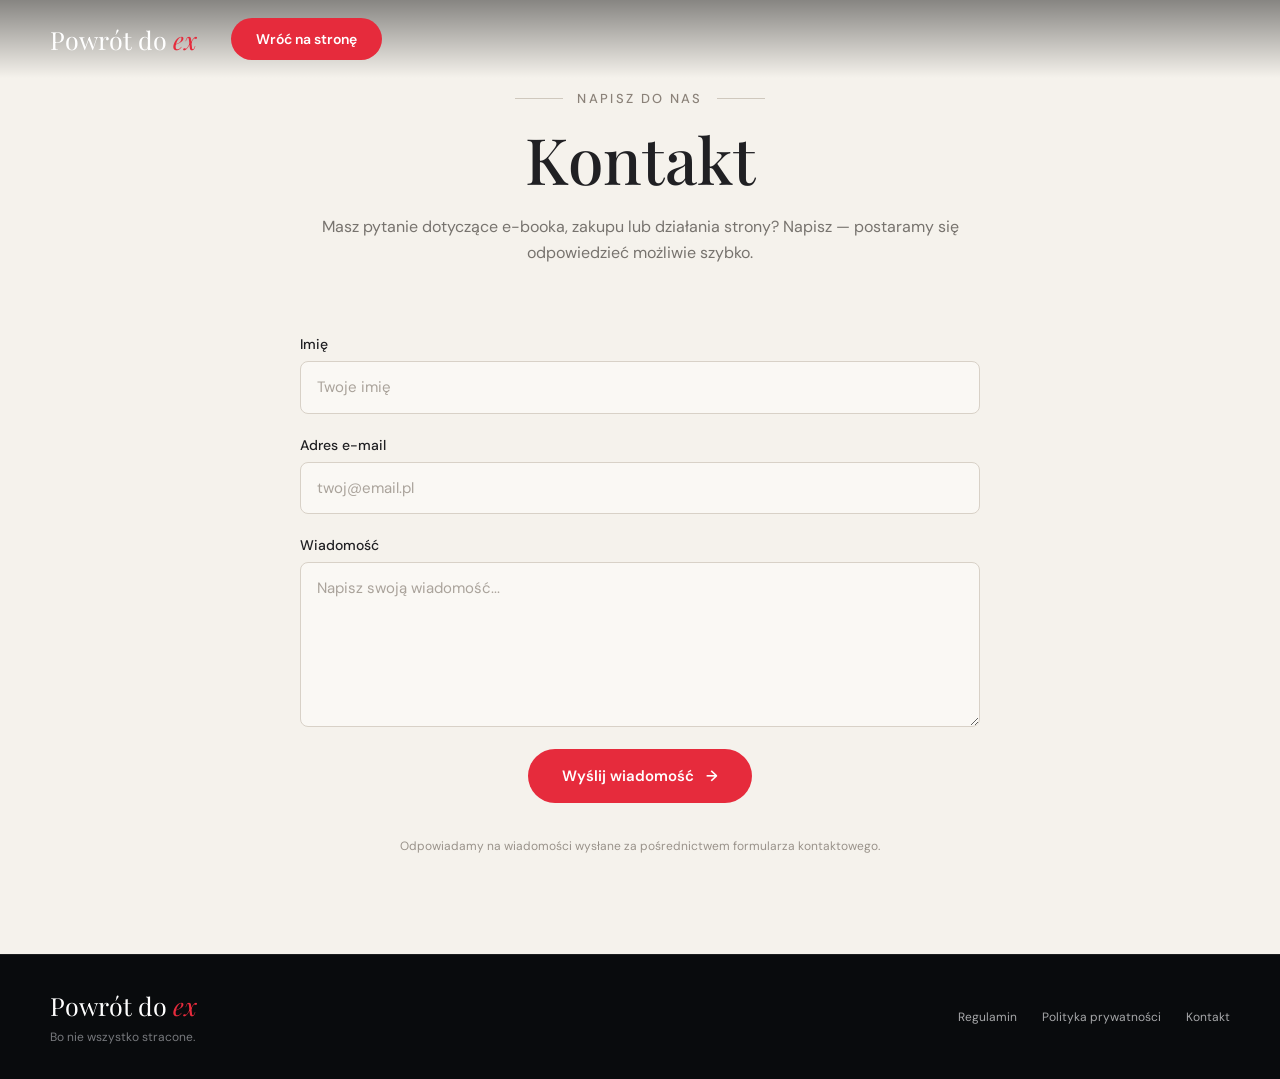
<file: kontakt.html>
<!doctype html>
<html lang="pl">
  <head>
    <meta charset="UTF-8" />
    <meta name="viewport" content="width=device-width, initial-scale=1.0" />

    <meta
      name="description"
      content="Kontakt — Powrót do ex."
    />

    <title>Kontakt — Powrót do ex</title>

    <!-- GOOGLE FONTS -->
    <link rel="preconnect" href="https://fonts.googleapis.com" />
    <link
      rel="preconnect"
      href="https://fonts.gstatic.com"
      crossorigin
    />

    <link
      href="https://fonts.googleapis.com/css2?family=DM+Sans:wght@400;500;600;700&family=Playfair+Display:wght@500;600&display=swap"
      rel="stylesheet"
    />

    <!-- CSS -->
    <link rel="stylesheet" href="css/style.css" />
    <link rel="stylesheet" href="css/legal.css" />
  </head>

  <body>

    <!-- =========================================
         HEADER
         ========================================= -->

    <header class="site-header">
      <div class="container nav">

        <a
          class="logo"
          href="index.html"
          aria-label="Powrót do ex — strona główna"
        >
          Powrót do <span>ex</span>
        </a>

        <a
          class="button button-small"
          href="index.html"
        >
          Wróć na stronę
        </a>

      </div>
    </header>


    <!-- =========================================
         MAIN
         ========================================= -->

    <main class="legal-page">

      <div class="container legal-container">

        <!-- EYEBROW -->

        <p class="eyebrow dark">
          NAPISZ DO NAS
        </p>


        <!-- TITLE -->

        <h1>
          Kontakt
        </h1>


        <!-- INTRO -->

        <p class="legal-intro">
          Masz pytanie dotyczące e-booka, zakupu lub działania strony?
          Napisz — postaramy się odpowiedzieć możliwie szybko.
        </p>


        <!-- =========================================
             KOMUNIKAT PO WYSŁANIU
             ========================================= -->

        <div
          id="form-message"
          class="form-message"
          role="status"
          aria-live="polite"
          hidden
        ></div>


        <!-- =========================================
             FORMULARZ
             ========================================= -->

        <section class="contact-section">

          <form
            class="contact-form"
            action="send.php"
            method="POST"
            novalidate
          >

            <!-- =====================================
                 TIMESTAMP ANTYBOTOWY
                 ===================================== -->

            <input
              type="hidden"
              name="form_time"
              id="form-time"
            />


            <!-- =====================================
                 HONEYPOT ANTYSPAM
                 ===================================== -->

            <div
              class="honeypot"
              aria-hidden="true"
            >

              <label for="website">
                Nie wypełniaj tego pola
              </label>

              <input
                type="text"
                id="website"
                name="website"
                tabindex="-1"
                autocomplete="off"
              />

            </div>


            <!-- =====================================
                 IMIĘ
                 ===================================== -->

            <div class="form-group">

              <label for="name">
                Imię
              </label>

              <input
                type="text"
                id="name"
                name="name"
                placeholder="Twoje imię"
                autocomplete="name"
                minlength="2"
                maxlength="40"
                pattern="[\p{L}]+(?:[ '\-][\p{L}]+)*"
                required
              />

            </div>


            <!-- =====================================
                 E-MAIL
                 ===================================== -->

            <div class="form-group">

              <label for="email">
                Adres e-mail
              </label>

              <input
                type="email"
                id="email"
                name="email"
                placeholder="twoj@email.pl"
                autocomplete="email"
                maxlength="254"
                required
              />

            </div>


            <!-- =====================================
                 WIADOMOŚĆ
                 ===================================== -->

            <div class="form-group">

              <label for="message">
                Wiadomość
              </label>

              <textarea
                id="message"
                name="message"
                rows="6"
                minlength="10"
                maxlength="3000"
                placeholder="Napisz swoją wiadomość..."
                required
              ></textarea>

            </div>


            <!-- =====================================
                 PRZYCISK
                 ===================================== -->

            <button
              type="submit"
              class="button"
            >
              Wyślij wiadomość
              <span aria-hidden="true">→</span>
            </button>

          </form>

        </section>


        <!-- =========================================
             INFO
             ========================================= -->

        <p class="legal-date">
          Odpowiadamy na wiadomości wysłane za pośrednictwem
          formularza kontaktowego.
        </p>

      </div>

    </main>


    <!-- =========================================
         FOOTER
         ========================================= -->

    <footer class="site-footer">

      <div class="container footer-inner">

        <div>

          <a
            class="logo"
            href="index.html"
          >
            Powrót do <span>ex</span>
          </a>

          <p>
            Bo nie wszystko stracone.
          </p>

        </div>


        <div class="footer-links">

          <a href="regulamin.html">
            Regulamin
          </a>

          <a href="polityka-prywatnosci.html">
            Polityka prywatności
          </a>

          <a href="kontakt.html">
            Kontakt
          </a>

        </div>

      </div>

    </footer>


    <!-- =========================================
         JAVASCRIPT
         ========================================= -->

    <script src="js/contact.js"></script>

  </body>
</html>
</file>
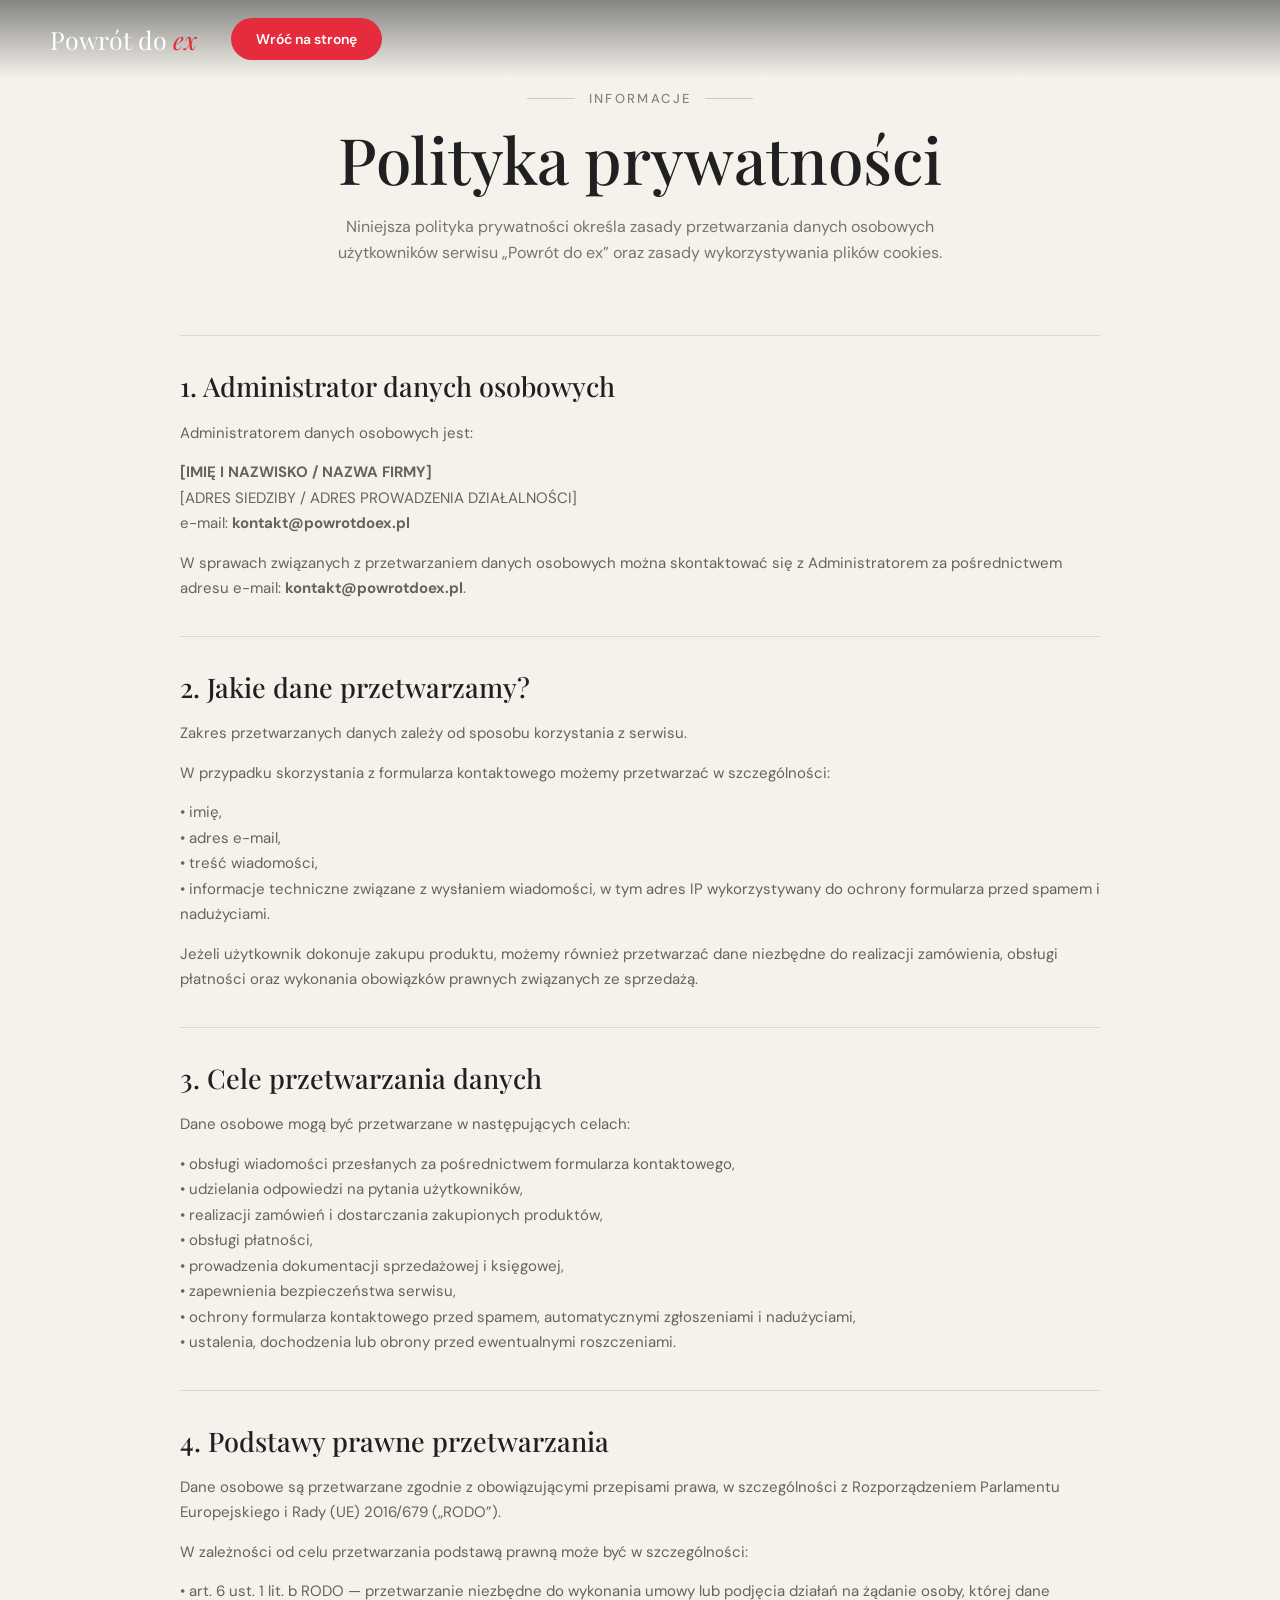
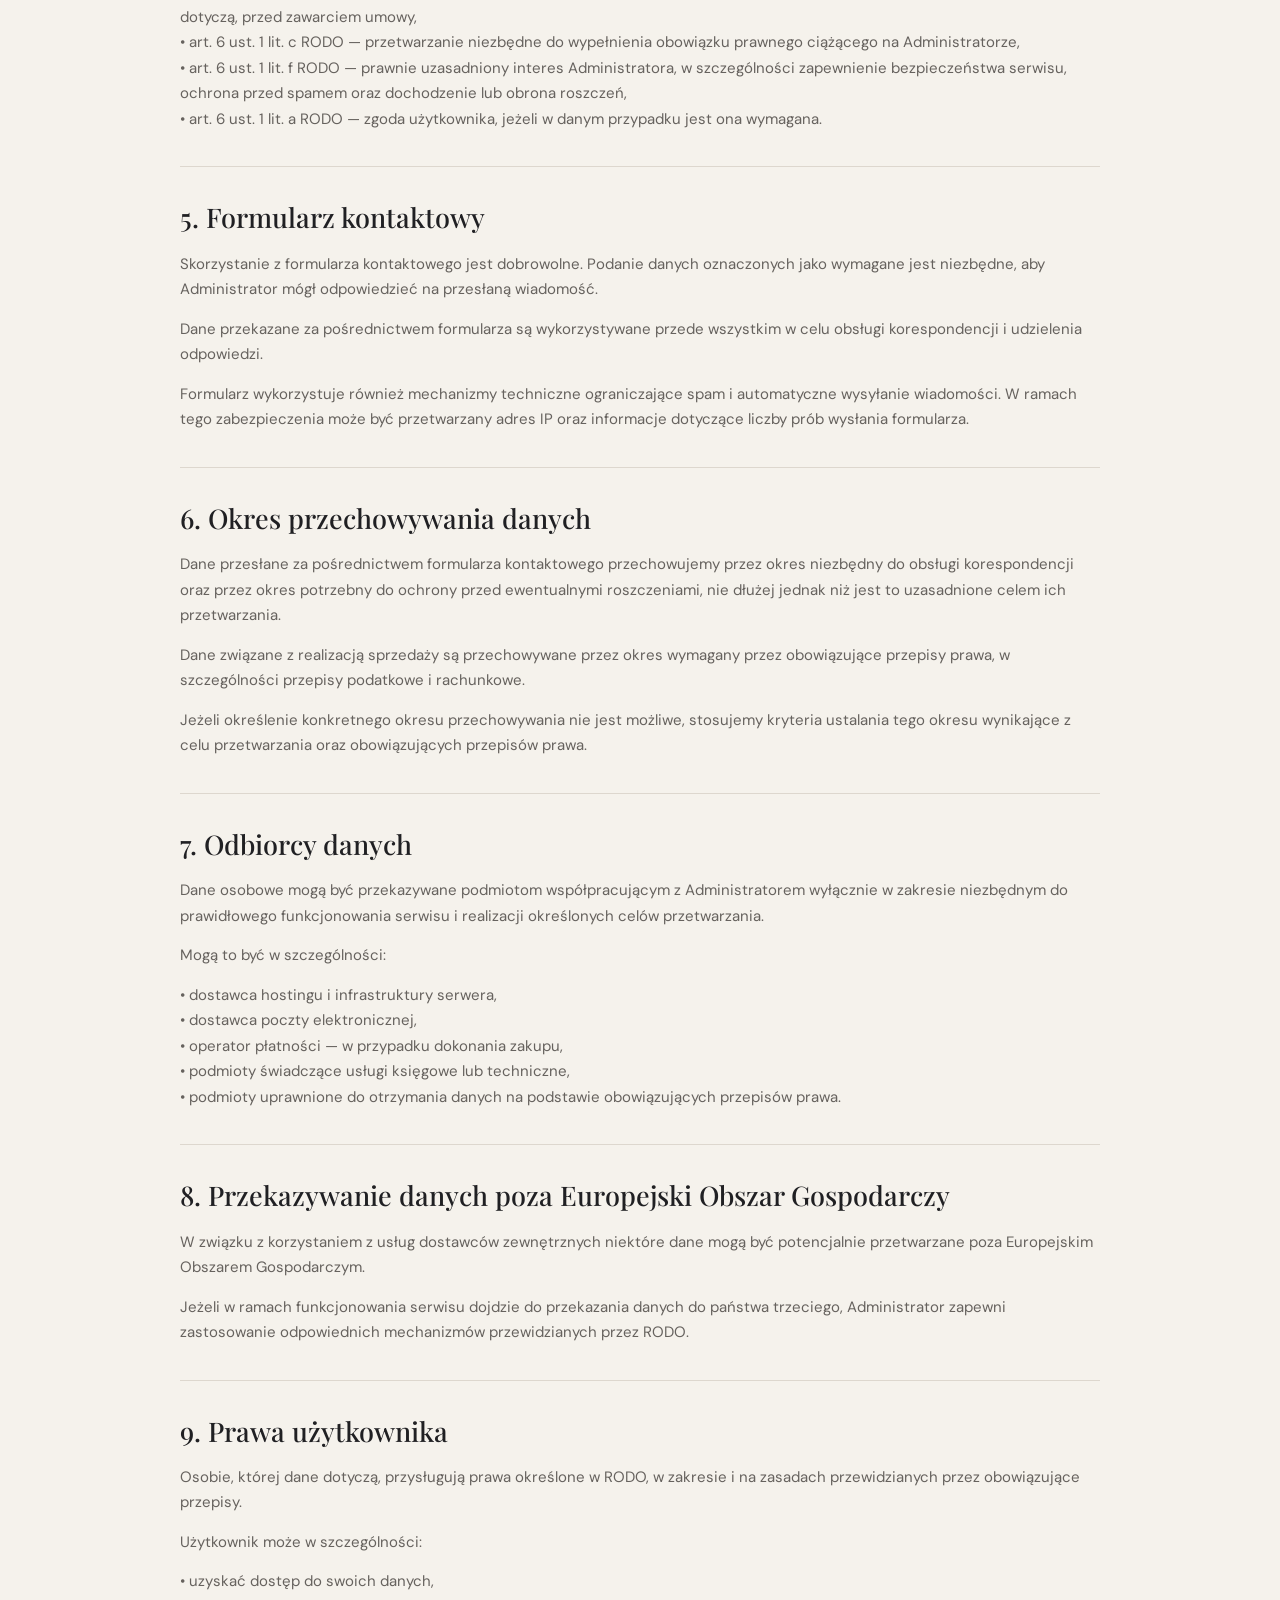
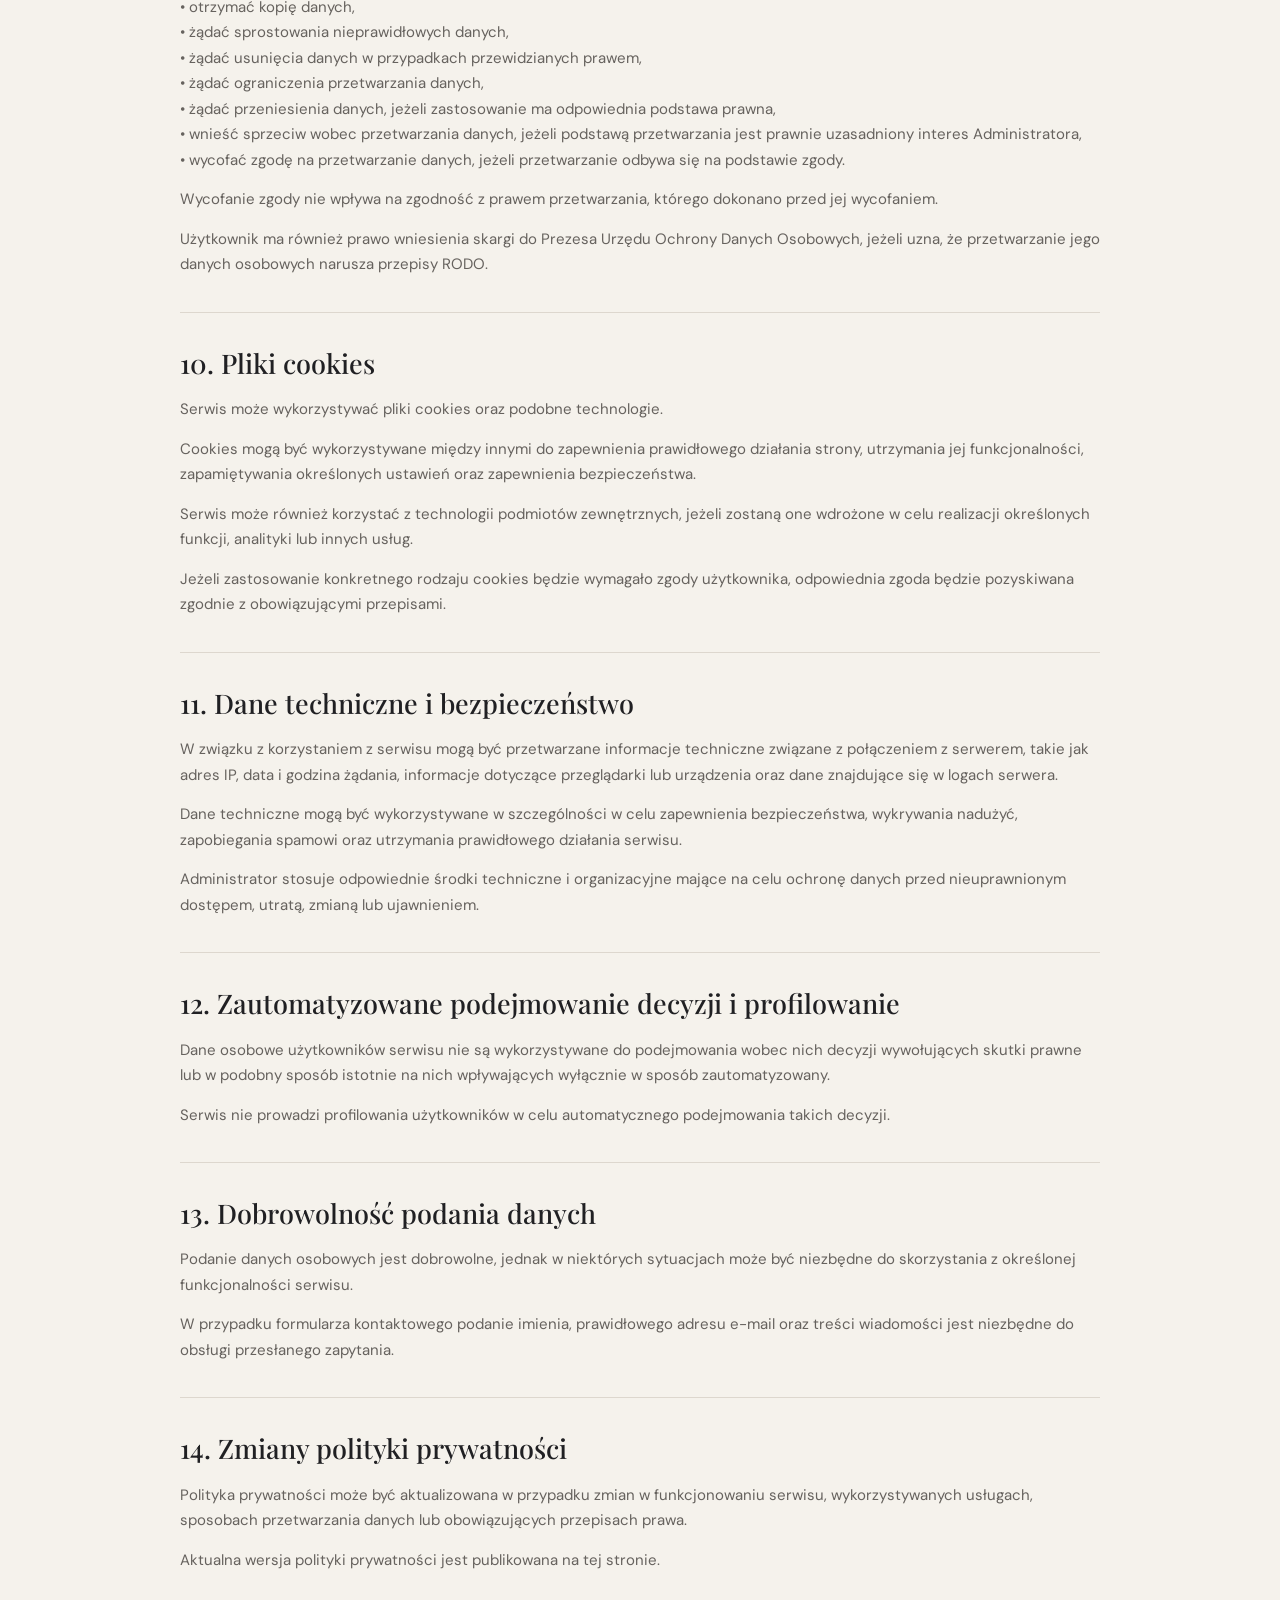
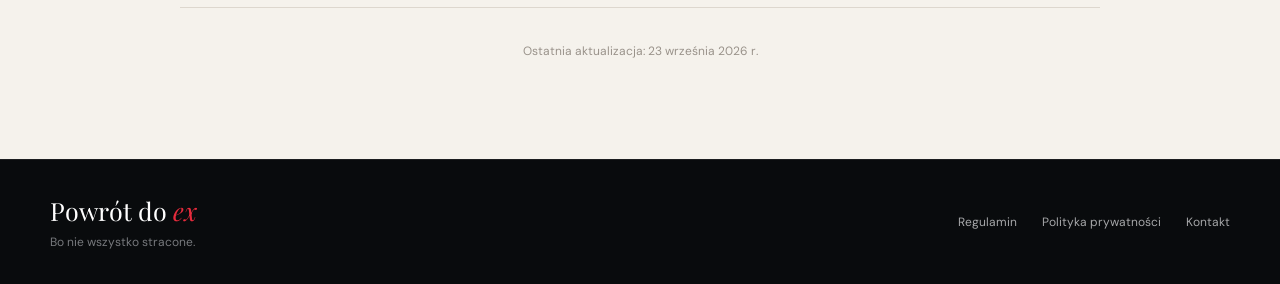
<file: polityka-prywatnosci.html>
<!doctype html>
<html lang="pl">
  <head>
    <meta charset="UTF-8" />
    <meta name="viewport" content="width=device-width, initial-scale=1.0" />

    <meta
      name="description"
      content="Polityka prywatności serwisu Powrót do ex — informacje o przetwarzaniu danych osobowych, formularzu kontaktowym i plikach cookies."
    />

    <meta name="robots" content="index, follow" />

    <title>Polityka prywatności — Powrót do ex</title>

    <link rel="preconnect" href="https://fonts.googleapis.com" />
    <link rel="preconnect" href="https://fonts.gstatic.com" crossorigin />

    <link
      href="https://fonts.googleapis.com/css2?family=DM+Sans:wght@400;500;600;700&family=Playfair+Display:wght@500;600&display=swap"
      rel="stylesheet"
    />

    <link rel="stylesheet" href="css/style.css" />
    <link rel="stylesheet" href="css/legal.css" />
  </head>

  <body>

    <header class="site-header">
      <div class="container nav">

        <a
          class="logo"
          href="index.html"
          aria-label="Powrót do ex — strona główna"
        >
          Powrót do <span>ex</span>
        </a>

        <a
          class="button button-small"
          href="index.html"
          aria-label="Wróć na stronę główną"
        >
          Wróć na stronę
        </a>

      </div>
    </header>


    <main class="legal-page">

      <div class="container legal-container">

        <p class="eyebrow dark">INFORMACJE</p>

        <h1>Polityka prywatności</h1>

        <p class="legal-intro">
          Niniejsza polityka prywatności określa zasady przetwarzania
          danych osobowych użytkowników serwisu „Powrót do ex”
          oraz zasady wykorzystywania plików cookies.
        </p>


        <!-- 1 -->

        <section class="legal-section">

          <h2>1. Administrator danych osobowych</h2>

          <p>
            Administratorem danych osobowych jest:
          </p>

          <p>
            <strong>[IMIĘ I NAZWISKO / NAZWA FIRMY]</strong><br />
            [ADRES SIEDZIBY / ADRES PROWADZENIA DZIAŁALNOŚCI]<br />
            e-mail:
            <strong>kontakt@powrotdoex.pl</strong>
          </p>

          <p>
            W sprawach związanych z przetwarzaniem danych osobowych
            można skontaktować się z Administratorem za pośrednictwem
            adresu e-mail:
            <strong>kontakt@powrotdoex.pl</strong>.
          </p>

        </section>


        <!-- 2 -->

        <section class="legal-section">

          <h2>2. Jakie dane przetwarzamy?</h2>

          <p>
            Zakres przetwarzanych danych zależy od sposobu korzystania
            z serwisu.
          </p>

          <p>
            W przypadku skorzystania z formularza kontaktowego możemy
            przetwarzać w szczególności:
          </p>

          <p>
            • imię,<br />
            • adres e-mail,<br />
            • treść wiadomości,<br />
            • informacje techniczne związane z wysłaniem wiadomości,
            w tym adres IP wykorzystywany do ochrony formularza
            przed spamem i nadużyciami.
          </p>

          <p>
            Jeżeli użytkownik dokonuje zakupu produktu, możemy również
            przetwarzać dane niezbędne do realizacji zamówienia,
            obsługi płatności oraz wykonania obowiązków prawnych
            związanych ze sprzedażą.
          </p>

        </section>


        <!-- 3 -->

        <section class="legal-section">

          <h2>3. Cele przetwarzania danych</h2>

          <p>
            Dane osobowe mogą być przetwarzane w następujących celach:
          </p>

          <p>
            • obsługi wiadomości przesłanych za pośrednictwem
            formularza kontaktowego,<br />
            • udzielania odpowiedzi na pytania użytkowników,<br />
            • realizacji zamówień i dostarczania zakupionych produktów,<br />
            • obsługi płatności,<br />
            • prowadzenia dokumentacji sprzedażowej i księgowej,<br />
            • zapewnienia bezpieczeństwa serwisu,<br />
            • ochrony formularza kontaktowego przed spamem,
            automatycznymi zgłoszeniami i nadużyciami,<br />
            • ustalenia, dochodzenia lub obrony przed ewentualnymi
            roszczeniami.
          </p>

        </section>


        <!-- 4 -->

        <section class="legal-section">

          <h2>4. Podstawy prawne przetwarzania</h2>

          <p>
            Dane osobowe są przetwarzane zgodnie z obowiązującymi
            przepisami prawa, w szczególności z Rozporządzeniem
            Parlamentu Europejskiego i Rady (UE) 2016/679
            („RODO”).
          </p>

          <p>
            W zależności od celu przetwarzania podstawą prawną może być
            w szczególności:
          </p>

          <p>
            • art. 6 ust. 1 lit. b RODO — przetwarzanie niezbędne
            do wykonania umowy lub podjęcia działań na żądanie osoby,
            której dane dotyczą, przed zawarciem umowy,<br />
            • art. 6 ust. 1 lit. c RODO — przetwarzanie niezbędne
            do wypełnienia obowiązku prawnego ciążącego na Administratorze,<br />
            • art. 6 ust. 1 lit. f RODO — prawnie uzasadniony interes
            Administratora, w szczególności zapewnienie bezpieczeństwa
            serwisu, ochrona przed spamem oraz dochodzenie lub obrona
            roszczeń,<br />
            • art. 6 ust. 1 lit. a RODO — zgoda użytkownika,
            jeżeli w danym przypadku jest ona wymagana.
          </p>

        </section>


        <!-- 5 -->

        <section class="legal-section">

          <h2>5. Formularz kontaktowy</h2>

          <p>
            Skorzystanie z formularza kontaktowego jest dobrowolne.
            Podanie danych oznaczonych jako wymagane jest niezbędne,
            aby Administrator mógł odpowiedzieć na przesłaną wiadomość.
          </p>

          <p>
            Dane przekazane za pośrednictwem formularza są wykorzystywane
            przede wszystkim w celu obsługi korespondencji i udzielenia
            odpowiedzi.
          </p>

          <p>
            Formularz wykorzystuje również mechanizmy techniczne
            ograniczające spam i automatyczne wysyłanie wiadomości.
            W ramach tego zabezpieczenia może być przetwarzany adres IP
            oraz informacje dotyczące liczby prób wysłania formularza.
          </p>

        </section>


        <!-- 6 -->

        <section class="legal-section">

          <h2>6. Okres przechowywania danych</h2>

          <p>
            Dane przesłane za pośrednictwem formularza kontaktowego
            przechowujemy przez okres niezbędny do obsługi korespondencji
            oraz przez okres potrzebny do ochrony przed ewentualnymi
            roszczeniami, nie dłużej jednak niż jest to uzasadnione
            celem ich przetwarzania.
          </p>

          <p>
            Dane związane z realizacją sprzedaży są przechowywane przez
            okres wymagany przez obowiązujące przepisy prawa, w szczególności
            przepisy podatkowe i rachunkowe.
          </p>

          <p>
            Jeżeli określenie konkretnego okresu przechowywania nie jest
            możliwe, stosujemy kryteria ustalania tego okresu wynikające
            z celu przetwarzania oraz obowiązujących przepisów prawa.
          </p>

        </section>


        <!-- 7 -->

        <section class="legal-section">

          <h2>7. Odbiorcy danych</h2>

          <p>
            Dane osobowe mogą być przekazywane podmiotom współpracującym
            z Administratorem wyłącznie w zakresie niezbędnym do
            prawidłowego funkcjonowania serwisu i realizacji określonych
            celów przetwarzania.
          </p>

          <p>
            Mogą to być w szczególności:
          </p>

          <p>
            • dostawca hostingu i infrastruktury serwera,<br />
            • dostawca poczty elektronicznej,<br />
            • operator płatności — w przypadku dokonania zakupu,<br />
            • podmioty świadczące usługi księgowe lub techniczne,<br />
            • podmioty uprawnione do otrzymania danych na podstawie
            obowiązujących przepisów prawa.
          </p>

        </section>


        <!-- 8 -->

        <section class="legal-section">

          <h2>8. Przekazywanie danych poza Europejski Obszar Gospodarczy</h2>

          <p>
            W związku z korzystaniem z usług dostawców zewnętrznych
            niektóre dane mogą być potencjalnie przetwarzane poza
            Europejskim Obszarem Gospodarczym.
          </p>

          <p>
            Jeżeli w ramach funkcjonowania serwisu dojdzie do przekazania
            danych do państwa trzeciego, Administrator zapewni zastosowanie
            odpowiednich mechanizmów przewidzianych przez RODO.
          </p>

        </section>


        <!-- 9 -->

        <section class="legal-section">

          <h2>9. Prawa użytkownika</h2>

          <p>
            Osobie, której dane dotyczą, przysługują prawa określone
            w RODO, w zakresie i na zasadach przewidzianych przez
            obowiązujące przepisy.
          </p>

          <p>
            Użytkownik może w szczególności:
          </p>

          <p>
            • uzyskać dostęp do swoich danych,<br />
            • otrzymać kopię danych,<br />
            • żądać sprostowania nieprawidłowych danych,<br />
            • żądać usunięcia danych w przypadkach przewidzianych prawem,<br />
            • żądać ograniczenia przetwarzania danych,<br />
            • żądać przeniesienia danych, jeżeli zastosowanie ma odpowiednia
            podstawa prawna,<br />
            • wnieść sprzeciw wobec przetwarzania danych, jeżeli podstawą
            przetwarzania jest prawnie uzasadniony interes Administratora,<br />
            • wycofać zgodę na przetwarzanie danych, jeżeli przetwarzanie
            odbywa się na podstawie zgody.
          </p>

          <p>
            Wycofanie zgody nie wpływa na zgodność z prawem przetwarzania,
            którego dokonano przed jej wycofaniem.
          </p>

          <p>
            Użytkownik ma również prawo wniesienia skargi do Prezesa
            Urzędu Ochrony Danych Osobowych, jeżeli uzna, że przetwarzanie
            jego danych osobowych narusza przepisy RODO.
          </p>

        </section>


        <!-- 10 -->

        <section class="legal-section">

          <h2>10. Pliki cookies</h2>

          <p>
            Serwis może wykorzystywać pliki cookies oraz podobne
            technologie.
          </p>

          <p>
            Cookies mogą być wykorzystywane między innymi do zapewnienia
            prawidłowego działania strony, utrzymania jej funkcjonalności,
            zapamiętywania określonych ustawień oraz zapewnienia
            bezpieczeństwa.
          </p>

          <p>
            Serwis może również korzystać z technologii podmiotów
            zewnętrznych, jeżeli zostaną one wdrożone w celu realizacji
            określonych funkcji, analityki lub innych usług.
          </p>

          <p>
            Jeżeli zastosowanie konkretnego rodzaju cookies będzie wymagało
            zgody użytkownika, odpowiednia zgoda będzie pozyskiwana zgodnie
            z obowiązującymi przepisami.
          </p>

        </section>


        <!-- 11 -->

        <section class="legal-section">

          <h2>11. Dane techniczne i bezpieczeństwo</h2>

          <p>
            W związku z korzystaniem z serwisu mogą być przetwarzane
            informacje techniczne związane z połączeniem z serwerem,
            takie jak adres IP, data i godzina żądania, informacje
            dotyczące przeglądarki lub urządzenia oraz dane znajdujące
            się w logach serwera.
          </p>

          <p>
            Dane techniczne mogą być wykorzystywane w szczególności
            w celu zapewnienia bezpieczeństwa, wykrywania nadużyć,
            zapobiegania spamowi oraz utrzymania prawidłowego działania
            serwisu.
          </p>

          <p>
            Administrator stosuje odpowiednie środki techniczne
            i organizacyjne mające na celu ochronę danych przed
            nieuprawnionym dostępem, utratą, zmianą lub ujawnieniem.
          </p>

        </section>


        <!-- 12 -->

        <section class="legal-section">

          <h2>12. Zautomatyzowane podejmowanie decyzji i profilowanie</h2>

          <p>
            Dane osobowe użytkowników serwisu nie są wykorzystywane
            do podejmowania wobec nich decyzji wywołujących skutki prawne
            lub w podobny sposób istotnie na nich wpływających wyłącznie
            w sposób zautomatyzowany.
          </p>

          <p>
            Serwis nie prowadzi profilowania użytkowników w celu
            automatycznego podejmowania takich decyzji.
          </p>

        </section>


        <!-- 13 -->

        <section class="legal-section">

          <h2>13. Dobrowolność podania danych</h2>

          <p>
            Podanie danych osobowych jest dobrowolne, jednak w niektórych
            sytuacjach może być niezbędne do skorzystania z określonej
            funkcjonalności serwisu.
          </p>

          <p>
            W przypadku formularza kontaktowego podanie imienia,
            prawidłowego adresu e-mail oraz treści wiadomości jest
            niezbędne do obsługi przesłanego zapytania.
          </p>

        </section>


        <!-- 14 -->

        <section class="legal-section">

          <h2>14. Zmiany polityki prywatności</h2>

          <p>
            Polityka prywatności może być aktualizowana w przypadku
            zmian w funkcjonowaniu serwisu, wykorzystywanych usługach,
            sposobach przetwarzania danych lub obowiązujących przepisach
            prawa.
          </p>

          <p>
            Aktualna wersja polityki prywatności jest publikowana
            na tej stronie.
          </p>

        </section>


        <p class="legal-date">
          Ostatnia aktualizacja: 23 września 2026 r.
        </p>

      </div>

    </main>


    <footer class="site-footer">

      <div class="container footer-inner">

        <div>

          <a
            class="logo"
            href="index.html"
            aria-label="Powrót do ex — strona główna"
          >
            Powrót do <span>ex</span>
          </a>

          <p>Bo nie wszystko stracone.</p>

        </div>


        <nav class="footer-links" aria-label="Linki w stopce">

          <a href="regulamin.html">
            Regulamin
          </a>

          <a
            href="polityka-prywatnosci.html"
            aria-current="page"
          >
            Polityka prywatności
          </a>

          <a href="kontakt.html">
            Kontakt
          </a>

        </nav>

      </div>

    </footer>

  </body>
</html>
</file>
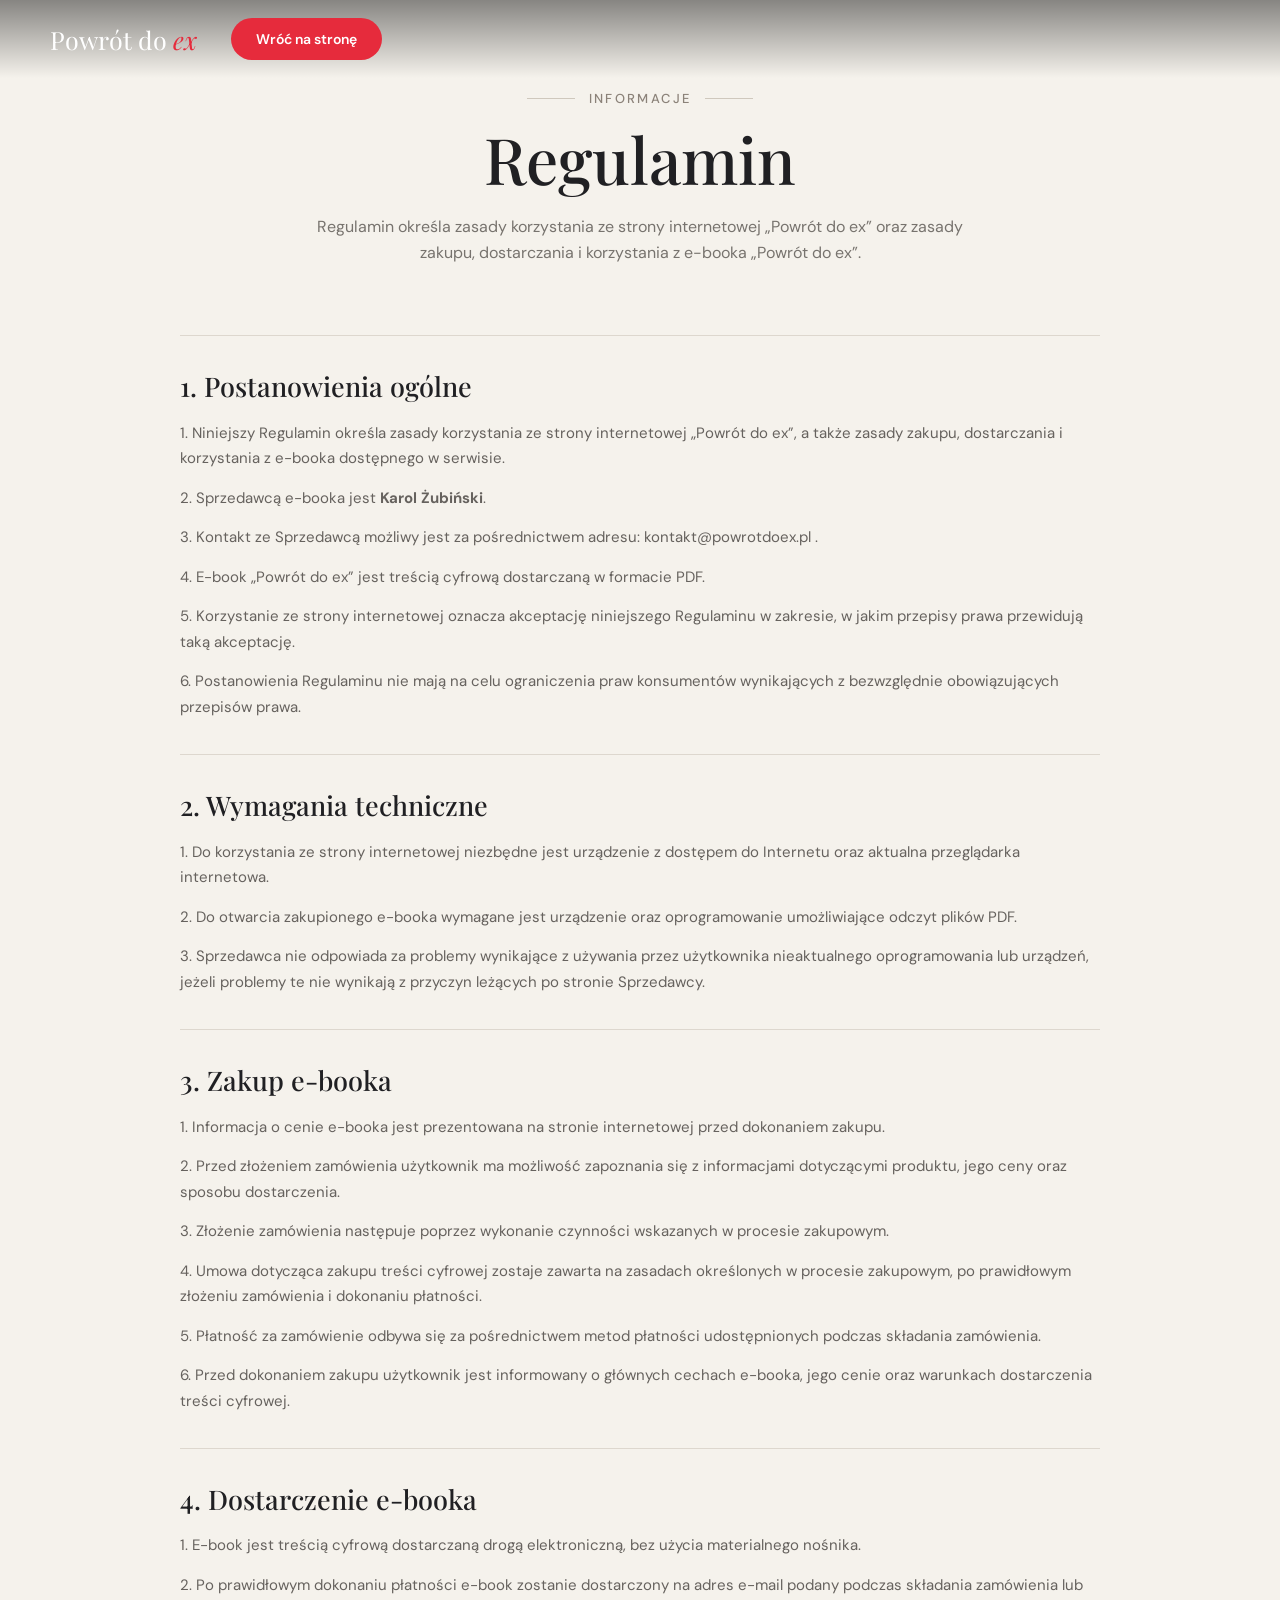
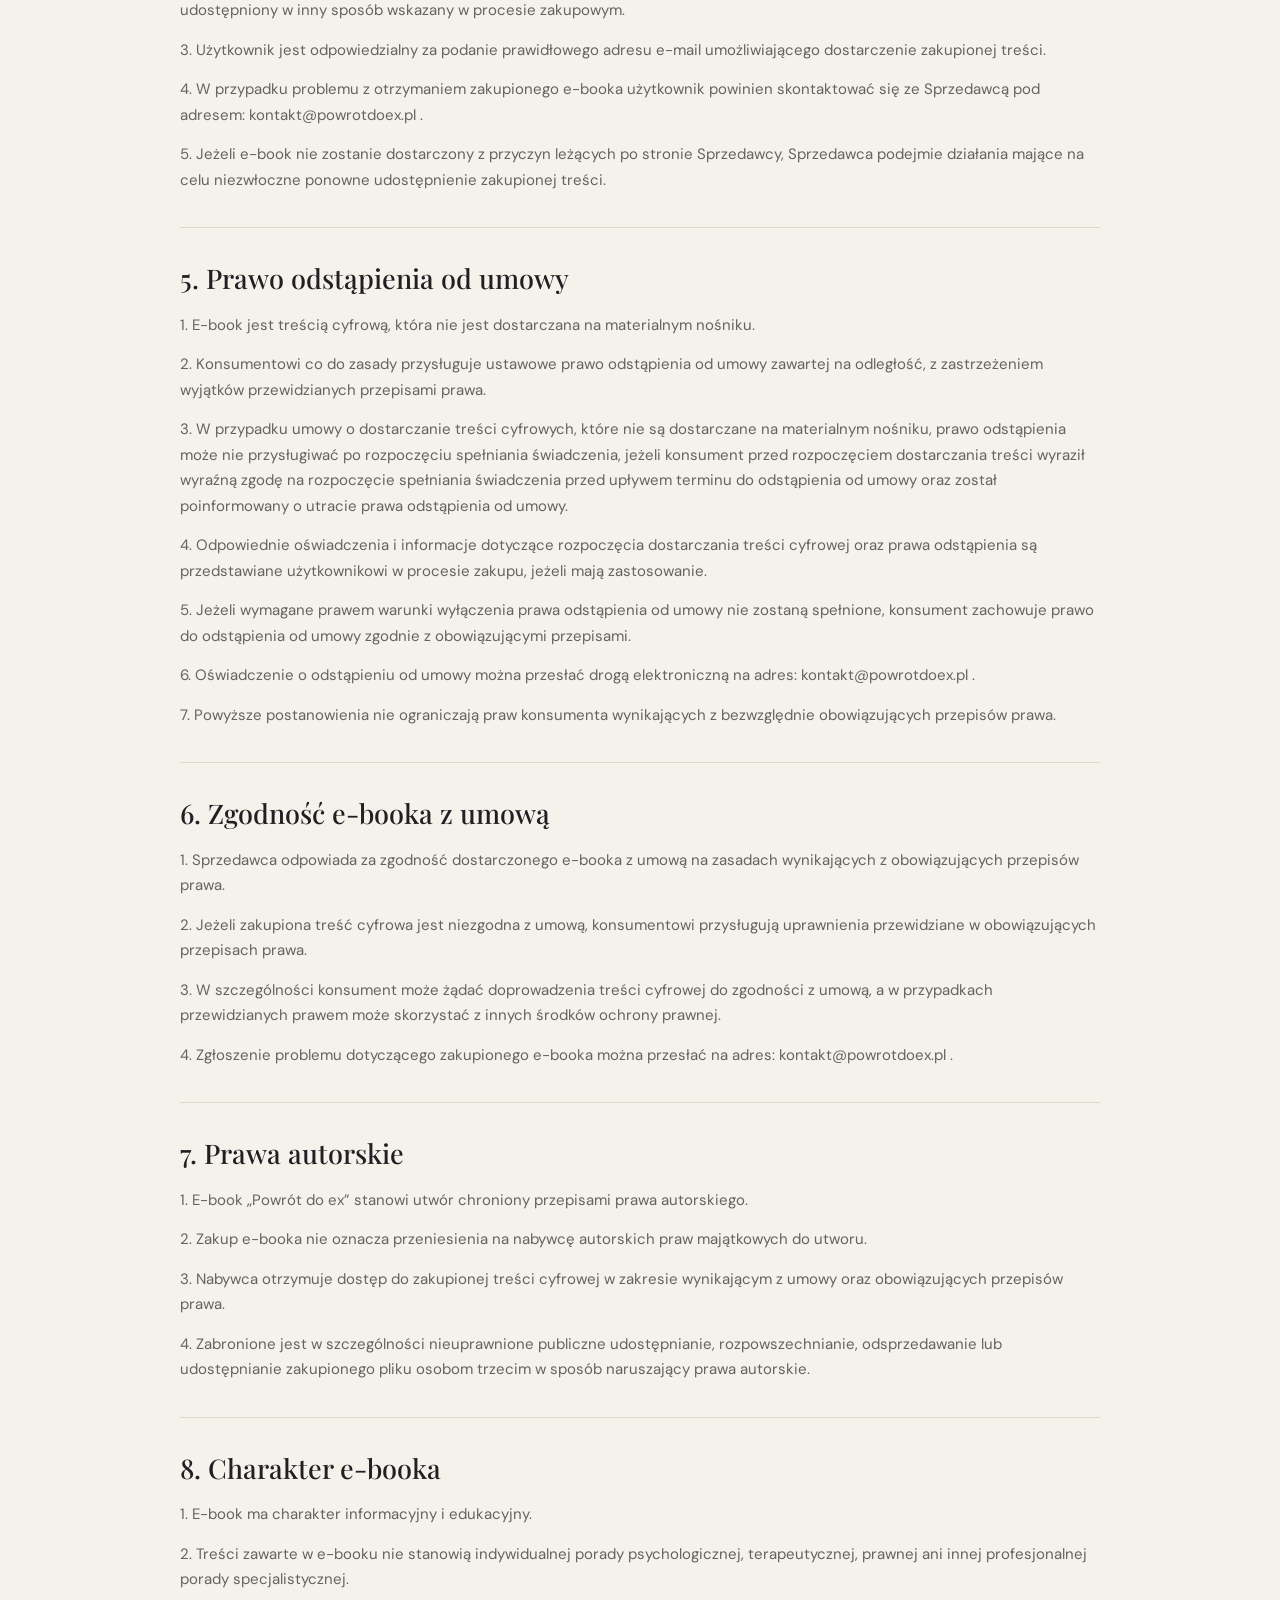
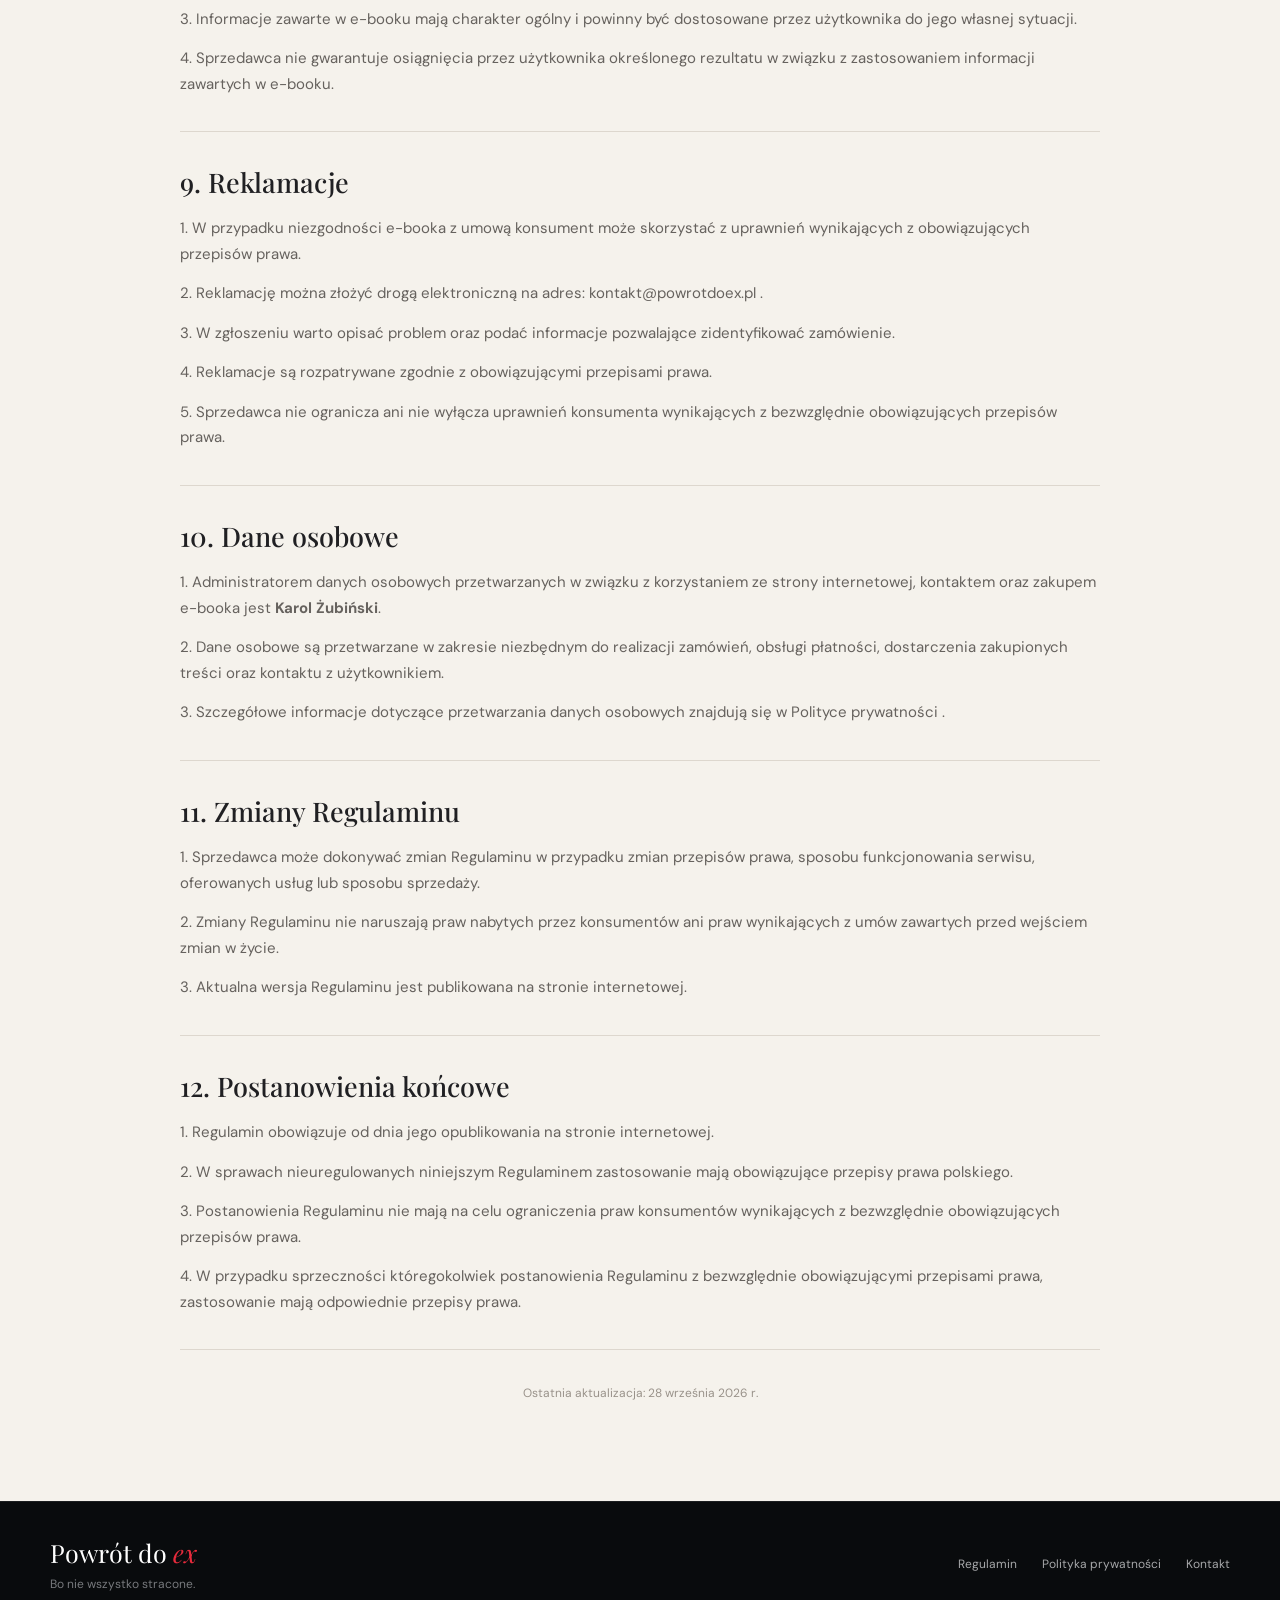
<file: regulamin.html>
<!doctype html>
<html lang="pl">
  <head>
    <meta charset="UTF-8" />
    <meta name="viewport" content="width=device-width, initial-scale=1.0" />

    <meta
      name="description"
      content="Regulamin serwisu Powrót do ex oraz zasady zakupu i korzystania z e-booka."
    />

    <meta name="robots" content="index, follow" />

    <title>Regulamin — Powrót do ex</title>

    <link rel="preconnect" href="https://fonts.googleapis.com" />
    <link rel="preconnect" href="https://fonts.gstatic.com" crossorigin />

    <link
      href="https://fonts.googleapis.com/css2?family=DM+Sans:wght@400;500;600;700&family=Playfair+Display:wght@500;600&display=swap"
      rel="stylesheet"
    />

    <link rel="stylesheet" href="css/style.css" />
    <link rel="stylesheet" href="css/legal.css" />
  </head>

  <body>
    <header class="site-header">
      <div class="container nav">

        <a
          class="logo"
          href="index.html"
          aria-label="Powrót do ex — strona główna"
        >
          Powrót do <span>ex</span>
        </a>

        <a
          class="button button-small"
          href="index.html"
          aria-label="Wróć na stronę główną"
        >
          Wróć na stronę
        </a>

      </div>
    </header>


    <main class="legal-page">
      <div class="container legal-container">

        <p class="eyebrow dark">INFORMACJE</p>

        <h1>Regulamin</h1>

        <p class="legal-intro">
          Regulamin określa zasady korzystania ze strony internetowej
          „Powrót do ex” oraz zasady zakupu, dostarczania i korzystania
          z e-booka „Powrót do ex”.
        </p>


        <!-- 1. POSTANOWIENIA OGÓLNE -->

        <section class="legal-section">

          <h2>1. Postanowienia ogólne</h2>

          <p>
            1. Niniejszy Regulamin określa zasady korzystania ze strony
            internetowej „Powrót do ex”, a także zasady zakupu,
            dostarczania i korzystania z e-booka dostępnego w serwisie.
          </p>

          <p>
            2. Sprzedawcą e-booka jest
            <strong>Karol Żubiński</strong>.
          </p>

          <p>
            3. Kontakt ze Sprzedawcą możliwy jest za pośrednictwem adresu:
            <a href="mailto:kontakt@powrotdoex.pl">
              kontakt@powrotdoex.pl
            </a>.
          </p>

          <p>
            4. E-book „Powrót do ex” jest treścią cyfrową dostarczaną
            w formacie PDF.
          </p>

          <p>
            5. Korzystanie ze strony internetowej oznacza akceptację
            niniejszego Regulaminu w zakresie, w jakim przepisy prawa
            przewidują taką akceptację.
          </p>

          <p>
            6. Postanowienia Regulaminu nie mają na celu ograniczenia
            praw konsumentów wynikających z bezwzględnie obowiązujących
            przepisów prawa.
          </p>

        </section>


        <!-- 2. WYMAGANIA TECHNICZNE -->

        <section class="legal-section">

          <h2>2. Wymagania techniczne</h2>

          <p>
            1. Do korzystania ze strony internetowej niezbędne jest
            urządzenie z dostępem do Internetu oraz aktualna przeglądarka
            internetowa.
          </p>

          <p>
            2. Do otwarcia zakupionego e-booka wymagane jest urządzenie
            oraz oprogramowanie umożliwiające odczyt plików PDF.
          </p>

          <p>
            3. Sprzedawca nie odpowiada za problemy wynikające z używania
            przez użytkownika nieaktualnego oprogramowania lub urządzeń,
            jeżeli problemy te nie wynikają z przyczyn leżących po stronie
            Sprzedawcy.
          </p>

        </section>


        <!-- 3. ZAKUP E-BOOKA -->

        <section class="legal-section">

          <h2>3. Zakup e-booka</h2>

          <p>
            1. Informacja o cenie e-booka jest prezentowana na stronie
            internetowej przed dokonaniem zakupu.
          </p>

          <p>
            2. Przed złożeniem zamówienia użytkownik ma możliwość
            zapoznania się z informacjami dotyczącymi produktu,
            jego ceny oraz sposobu dostarczenia.
          </p>

          <p>
            3. Złożenie zamówienia następuje poprzez wykonanie czynności
            wskazanych w procesie zakupowym.
          </p>

          <p>
            4. Umowa dotycząca zakupu treści cyfrowej zostaje zawarta
            na zasadach określonych w procesie zakupowym, po prawidłowym
            złożeniu zamówienia i dokonaniu płatności.
          </p>

          <p>
            5. Płatność za zamówienie odbywa się za pośrednictwem metod
            płatności udostępnionych podczas składania zamówienia.
          </p>

          <p>
            6. Przed dokonaniem zakupu użytkownik jest informowany o
            głównych cechach e-booka, jego cenie oraz warunkach
            dostarczenia treści cyfrowej.
          </p>

        </section>


        <!-- 4. DOSTARCZENIE E-BOOKA -->

        <section class="legal-section">

          <h2>4. Dostarczenie e-booka</h2>

          <p>
            1. E-book jest treścią cyfrową dostarczaną drogą elektroniczną,
            bez użycia materialnego nośnika.
          </p>

          <p>
            2. Po prawidłowym dokonaniu płatności e-book zostanie dostarczony
            na adres e-mail podany podczas składania zamówienia lub
            udostępniony w inny sposób wskazany w procesie zakupowym.
          </p>

          <p>
            3. Użytkownik jest odpowiedzialny za podanie prawidłowego
            adresu e-mail umożliwiającego dostarczenie zakupionej treści.
          </p>

          <p>
            4. W przypadku problemu z otrzymaniem zakupionego e-booka
            użytkownik powinien skontaktować się ze Sprzedawcą pod adresem:
            <a href="mailto:kontakt@powrotdoex.pl">
              kontakt@powrotdoex.pl
            </a>.
          </p>

          <p>
            5. Jeżeli e-book nie zostanie dostarczony z przyczyn leżących
            po stronie Sprzedawcy, Sprzedawca podejmie działania mające
            na celu niezwłoczne ponowne udostępnienie zakupionej treści.
          </p>

        </section>


        <!-- 5. PRAWO ODSTĄPIENIA -->

        <section class="legal-section">

          <h2>5. Prawo odstąpienia od umowy</h2>

          <p>
            1. E-book jest treścią cyfrową, która nie jest dostarczana
            na materialnym nośniku.
          </p>

          <p>
            2. Konsumentowi co do zasady przysługuje ustawowe prawo
            odstąpienia od umowy zawartej na odległość, z zastrzeżeniem
            wyjątków przewidzianych przepisami prawa.
          </p>

          <p>
            3. W przypadku umowy o dostarczanie treści cyfrowych,
            które nie są dostarczane na materialnym nośniku, prawo
            odstąpienia może nie przysługiwać po rozpoczęciu spełniania
            świadczenia, jeżeli konsument przed rozpoczęciem dostarczania
            treści wyraził wyraźną zgodę na rozpoczęcie spełniania
            świadczenia przed upływem terminu do odstąpienia od umowy
            oraz został poinformowany o utracie prawa odstąpienia od umowy.
          </p>

          <p>
            4. Odpowiednie oświadczenia i informacje dotyczące rozpoczęcia
            dostarczania treści cyfrowej oraz prawa odstąpienia są
            przedstawiane użytkownikowi w procesie zakupu, jeżeli mają
            zastosowanie.
          </p>

          <p>
            5. Jeżeli wymagane prawem warunki wyłączenia prawa odstąpienia
            od umowy nie zostaną spełnione, konsument zachowuje prawo
            do odstąpienia od umowy zgodnie z obowiązującymi przepisami.
          </p>

          <p>
            6. Oświadczenie o odstąpieniu od umowy można przesłać drogą
            elektroniczną na adres:
            <a href="mailto:kontakt@powrotdoex.pl">
              kontakt@powrotdoex.pl
            </a>.
          </p>

          <p>
            7. Powyższe postanowienia nie ograniczają praw konsumenta
            wynikających z bezwzględnie obowiązujących przepisów prawa.
          </p>

        </section>


        <!-- 6. ZGODNOŚĆ TREŚCI CYFROWEJ Z UMOWĄ -->

        <section class="legal-section">

          <h2>6. Zgodność e-booka z umową</h2>

          <p>
            1. Sprzedawca odpowiada za zgodność dostarczonego e-booka
            z umową na zasadach wynikających z obowiązujących przepisów
            prawa.
          </p>

          <p>
            2. Jeżeli zakupiona treść cyfrowa jest niezgodna z umową,
            konsumentowi przysługują uprawnienia przewidziane
            w obowiązujących przepisach prawa.
          </p>

          <p>
            3. W szczególności konsument może żądać doprowadzenia treści
            cyfrowej do zgodności z umową, a w przypadkach przewidzianych
            prawem może skorzystać z innych środków ochrony prawnej.
          </p>

          <p>
            4. Zgłoszenie problemu dotyczącego zakupionego e-booka można
            przesłać na adres:
            <a href="mailto:kontakt@powrotdoex.pl">
              kontakt@powrotdoex.pl
            </a>.
          </p>

        </section>


        <!-- 7. PRAWA AUTORSKIE -->

        <section class="legal-section">

          <h2>7. Prawa autorskie</h2>

          <p>
            1. E-book „Powrót do ex” stanowi utwór chroniony przepisami
            prawa autorskiego.
          </p>

          <p>
            2. Zakup e-booka nie oznacza przeniesienia na nabywcę
            autorskich praw majątkowych do utworu.
          </p>

          <p>
            3. Nabywca otrzymuje dostęp do zakupionej treści cyfrowej
            w zakresie wynikającym z umowy oraz obowiązujących przepisów
            prawa.
          </p>

          <p>
            4. Zabronione jest w szczególności nieuprawnione publiczne
            udostępnianie, rozpowszechnianie, odsprzedawanie lub
            udostępnianie zakupionego pliku osobom trzecim w sposób
            naruszający prawa autorskie.
          </p>

        </section>


        <!-- 8. CHARAKTER E-BOOKA -->

        <section class="legal-section">

          <h2>8. Charakter e-booka</h2>

          <p>
            1. E-book ma charakter informacyjny i edukacyjny.
          </p>

          <p>
            2. Treści zawarte w e-booku nie stanowią indywidualnej porady
            psychologicznej, terapeutycznej, prawnej ani innej
            profesjonalnej porady specjalistycznej.
          </p>

          <p>
            3. Informacje zawarte w e-booku mają charakter ogólny
            i powinny być dostosowane przez użytkownika do jego własnej
            sytuacji.
          </p>

          <p>
            4. Sprzedawca nie gwarantuje osiągnięcia przez użytkownika
            określonego rezultatu w związku z zastosowaniem informacji
            zawartych w e-booku.
          </p>

        </section>


        <!-- 9. REKLAMACJE -->

        <section class="legal-section">

          <h2>9. Reklamacje</h2>

          <p>
            1. W przypadku niezgodności e-booka z umową konsument może
            skorzystać z uprawnień wynikających z obowiązujących przepisów
            prawa.
          </p>

          <p>
            2. Reklamację można złożyć drogą elektroniczną na adres:
            <a href="mailto:kontakt@powrotdoex.pl">
              kontakt@powrotdoex.pl
            </a>.
          </p>

          <p>
            3. W zgłoszeniu warto opisać problem oraz podać informacje
            pozwalające zidentyfikować zamówienie.
          </p>

          <p>
            4. Reklamacje są rozpatrywane zgodnie z obowiązującymi
            przepisami prawa.
          </p>

          <p>
            5. Sprzedawca nie ogranicza ani nie wyłącza uprawnień
            konsumenta wynikających z bezwzględnie obowiązujących
            przepisów prawa.
          </p>

        </section>


        <!-- 10. DANE OSOBOWE -->

        <section class="legal-section">

          <h2>10. Dane osobowe</h2>

          <p>
            1. Administratorem danych osobowych przetwarzanych w związku
            z korzystaniem ze strony internetowej, kontaktem oraz zakupem
            e-booka jest <strong>Karol Żubiński</strong>.
          </p>

          <p>
            2. Dane osobowe są przetwarzane w zakresie niezbędnym
            do realizacji zamówień, obsługi płatności, dostarczenia
            zakupionych treści oraz kontaktu z użytkownikiem.
          </p>

          <p>
            3. Szczegółowe informacje dotyczące przetwarzania danych
            osobowych znajdują się w
            <a href="polityka-prywatnosci.html">
              Polityce prywatności
            </a>.
          </p>

        </section>


        <!-- 11. ZMIANY REGULAMINU -->

        <section class="legal-section">

          <h2>11. Zmiany Regulaminu</h2>

          <p>
            1. Sprzedawca może dokonywać zmian Regulaminu w przypadku
            zmian przepisów prawa, sposobu funkcjonowania serwisu,
            oferowanych usług lub sposobu sprzedaży.
          </p>

          <p>
            2. Zmiany Regulaminu nie naruszają praw nabytych przez
            konsumentów ani praw wynikających z umów zawartych przed
            wejściem zmian w życie.
          </p>

          <p>
            3. Aktualna wersja Regulaminu jest publikowana na stronie
            internetowej.
          </p>

        </section>


        <!-- 12. POSTANOWIENIA KOŃCOWE -->

        <section class="legal-section">

          <h2>12. Postanowienia końcowe</h2>

          <p>
            1. Regulamin obowiązuje od dnia jego opublikowania na stronie
            internetowej.
          </p>

          <p>
            2. W sprawach nieuregulowanych niniejszym Regulaminem
            zastosowanie mają obowiązujące przepisy prawa polskiego.
          </p>

          <p>
            3. Postanowienia Regulaminu nie mają na celu ograniczenia
            praw konsumentów wynikających z bezwzględnie obowiązujących
            przepisów prawa.
          </p>

          <p>
            4. W przypadku sprzeczności któregokolwiek postanowienia
            Regulaminu z bezwzględnie obowiązującymi przepisami prawa,
            zastosowanie mają odpowiednie przepisy prawa.
          </p>

        </section>


        <p class="legal-date">
          Ostatnia aktualizacja: 28 września 2026 r.
        </p>

      </div>
    </main>


    <footer class="site-footer">
      <div class="container footer-inner">

        <div>
          <a
            class="logo"
            href="index.html"
            aria-label="Powrót do ex — strona główna"
          >
            Powrót do <span>ex</span>
          </a>

          <p>Bo nie wszystko stracone.</p>
        </div>

        <nav class="footer-links" aria-label="Linki informacyjne">

          <a href="regulamin.html">
            Regulamin
          </a>

          <a href="polityka-prywatnosci.html">
            Polityka prywatności
          </a>

          <a href="kontakt.html">
            Kontakt
          </a>

        </nav>

      </div>
    </footer>

  </body>
</html>
</file>
<file: css/style.css>
:root {
  --black: #0b0d0f;
  --black-soft: #151719;
  --cream: #f5f2ec;
  --cream-dark: #e8e3db;
  --white: #ffffff;
  --red: #e62b3c;
  --red-dark: #b91f2d;
  --text: #18191b;
  --muted: #707276;
  --border: rgba(20, 20, 20, 0.13);
  --container: 1180px;
  --serif: "Playfair Display", Georgia, serif;
  --sans: "DM Sans", Arial, sans-serif;
}

* {
  box-sizing: border-box;
}

html {
  scroll-behavior: smooth;
}

body {
  margin: 0;
  font-family: var(--sans);
  color: var(--white);
  background: var(--black);
}

img {
  display: block;
  max-width: 100%;
}

a {
  color: inherit;
  text-decoration: none;
}

button {
  font: inherit;
}

.container {
  width: min(calc(100% - 48px), var(--container));
  margin-inline: auto;
}

/* =========================================
   HEADER
   ========================================= */

.site-header {
  position: absolute;
  inset: 0 0 auto;
  z-index: 20;
  background: linear-gradient(to bottom, rgba(0, 0, 0, 0.45), transparent);
}

.nav {
  min-height: 78px;
  display: flex;
  align-items: center;
  gap: 34px;
}

.logo {
  font-family: var(--serif);
  font-size: 25px;
  white-space: nowrap;
}

.logo span,
h1 span {
  color: var(--red);
  font-style: italic;
}

.desktop-nav {
  display: flex;
  gap: 34px;
  margin-left: auto;
  font-size: 14px;
}

.desktop-nav a {
  opacity: 0.9;
  transition: opacity 0.2s;
}

.desktop-nav a:hover {
  opacity: 1;
}

/* =========================================
   BUTTONS
   ========================================= */

.button {
  display: inline-flex;
  align-items: center;
  justify-content: center;
  gap: 12px;
  min-height: 54px;
  padding: 0 34px;
  border-radius: 999px;
  background: var(--red);
  color: #fff;
  font-weight: 600;
  font-size: 15px;
  transition:
    transform 0.2s,
    background 0.2s;
}

.button:hover {
  transform: translateY(-2px);
  background: var(--red-dark);
}

.button-small {
  min-height: 42px;
  padding: 0 25px;
  font-size: 14px;
}

.menu-toggle,
.mobile-nav {
  display: none;
}

/* =========================================
   HERO
   ========================================= */

.hero {
  position: relative;
  min-height: 720px;
  overflow: hidden;

  background:
    radial-gradient(
      circle at 72% 45%,
      rgba(255, 255, 255, 0.09) 0%,
      rgba(255, 255, 255, 0.035) 22%,
      transparent 50%
    ),
    radial-gradient(
      circle at 20% 80%,
      rgba(255, 255, 255, 0.035) 0%,
      transparent 35%
    ),
    #0b0d0f;
}

/* Główna zawartość Hero */

.hero-grid {
  position: relative;
  z-index: 2;
  min-height: 720px;

  display: grid;
  grid-template-columns: 1fr 1fr;
  align-items: center;

  gap: 30px;
  padding-top: 70px;
}

.hero-copy {
  max-width: 570px;
}

.eyebrow {
  margin: 0 0 16px;
  font-size: 13px;
  letter-spacing: 0.18em;
  font-weight: 500;
  color: rgba(255, 255, 255, 0.82);
}

.eyebrow.dark {
  color: #73716d;
}

h1,
h2 {
  font-family: var(--serif);
  font-weight: 500;
  line-height: 1.04;
  margin: 0;
}

h1 {
  font-size: clamp(52px, 5.5vw, 76px);
  max-width: 650px;
}

.hero-description {
  max-width: 500px;
  margin: 25px 0 30px;
  color: rgba(255, 255, 255, 0.86);
  font-size: 17px;
  line-height: 1.65;
}

/* Informacje pod przyciskiem */

.trust-row {
  display: flex;
  flex-wrap: wrap;
  gap: 28px;
  margin-top: 27px;
  color: rgba(255, 255, 255, 0.8);
  font-size: 13px;
}

.trust-row > div {
  display: flex;
  align-items: center;
  gap: 9px;
}

.trust-icon {
  font-size: 22px;
  line-height: 1;
}

/* =========================================
   EBOOK
   ========================================= */

.book-stage {
  position: relative;
  min-height: 570px;
  display: grid;
  place-items: center;
  perspective: 1000px;
}

/* Delikatna poświata za książką */

.book-glow {
  position: absolute;
  width: 390px;
  height: 520px;
  background: rgba(255, 255, 255, 0.08);
  filter: blur(90px);
  border-radius: 50%;
  opacity: 0.8;
}

/* Sama książka */

.book {
  position: relative;
  width: min(540px, 90%);
  transform: rotateY(-9deg) rotateZ(-1deg);
  filter: drop-shadow(28px 30px 22px rgba(0, 0, 0, 0.55));
  transition: transform 0.35s ease;
}

.book:hover {
  transform: rotateY(-3deg) rotateZ(0deg) translateY(-5px);
}

.book img {
  display: block;
  width: 100%;
  height: auto;
  aspect-ratio: auto;
  object-fit: contain;
  border-radius: 2px 4px 4px 2px;
}

/* Delikatny grzbiet książki */

.book::after {
  content: "";
  position: absolute;
  top: 1%;
  bottom: 1%;
  right: -14px;
  width: 15px;
  background: linear-gradient(to right, #5d5b57, #d5d0c7 45%, #6a6760);
  border-radius: 0 4px 4px 0;
  transform: skewY(-1deg);
}

.book-spine {
  position: absolute;
  inset: 0 auto 0 0;
  width: 7px;
  background: rgba(0, 0, 0, 0.35);
}

/* =========================================
   LIGHT SECTION
   ========================================= */

.section-light {
  background: var(--cream);
  color: var(--text);
}

/* =========================================
   BENEFITS
   ========================================= */

.benefits {
  padding: 92px 0 100px;
}

.section-heading {
  margin-bottom: 48px;
}

.section-heading h2 {
  font-size: clamp(38px, 4.2vw, 58px);
}

/* DESKTOP — wyśrodkowanie nagłówka sekcji „Co znajdziesz w e-booku?” */

.benefits .section-heading {
  display: flex;
  flex-direction: column;
  align-items: center;
  text-align: center;
}

.benefits .section-heading h2 {
  width: 100%;
  text-align: center;
}

.benefit-grid {
  display: grid;
  grid-template-columns: repeat(4, 1fr);
}

.benefit {
  padding: 0 34px;
  border-right: 1px solid var(--border);
}

.benefit:first-child {
  padding-left: 0;
}

.benefit:last-child {
  border-right: 0;
  padding-right: 0;
}

.icon-circle {
  width: 48px;
  height: 48px;
  display: grid;
  place-items: center;
  border-radius: 50%;
  background: #ebe7df;
  font-size: 21px;
  margin-bottom: 25px;
}

.benefit h3 {
  font-family: var(--serif);
  font-size: 22px;
  font-weight: 500;
  margin: 0 0 10px;
}

.benefit p {
  margin: 0;
  color: #626366;
  line-height: 1.65;
  font-size: 14px;
}

/* =========================================
   AUDIENCE
   ========================================= */

.audience {
  position: relative;
  min-height: 420px;
  display: grid;
  align-items: center;
  overflow: hidden;

  background:
    radial-gradient(
      circle at 78% 50%,
      rgba(255, 255, 255, 0.07) 0%,
      rgba(255, 255, 255, 0.025) 24%,
      transparent 48%
    ),
    radial-gradient(
      circle at 15% 80%,
      rgba(255, 255, 255, 0.03) 0%,
      transparent 35%
    ),
    #101214;
}

/* Subtelne światło po prawej */

.audience::after {
  content: "";
  position: absolute;
  inset: 0;
  background: linear-gradient(90deg, transparent 40%, rgba(220, 60, 40, 0.08));
  pointer-events: none;
}

.audience-grid {
  position: relative;
  z-index: 2;
  display: grid;
  grid-template-columns: 1.2fr 0.8fr;
  align-items: center;
  gap: 80px;
}

.audience h2 {
  font-size: clamp(42px, 4.6vw, 62px);
  margin-bottom: 24px;
}

.check-list {
  list-style: none;
  padding: 0;
  margin: 0;
  display: grid;
  gap: 10px;
  font-size: 15px;
  color: rgba(255, 255, 255, 0.88);
}

.check-list li {
  position: relative;
  padding-left: 28px;
}

.check-list li::before {
  content: "";
  position: absolute;
  left: 0;
  top: 0.65em;
  width: 17px;
  height: 1px;
  background: var(--red);
}

blockquote {
  max-width: 360px;
  justify-self: end;
  font-family: var(--serif);
  font-style: italic;
  font-size: 28px;
  line-height: 1.3;
  color: rgba(255, 255, 255, 0.92);
  margin: 0;
}

/* =========================================
   REVIEWS
   ========================================= */

.reviews {
  padding: 84px 0 90px;
}

.review-grid {
  display: grid;
  grid-template-columns: repeat(3, 1fr);
  gap: 0;
}

.review {
  position: relative;
  padding: 0 42px;
  border-right: 1px solid var(--border);
}

.review:first-child {
  padding-left: 0;
}

.review:last-child {
  border-right: 0;
  padding-right: 0;
}

.quote {
  font-family: var(--serif);
  font-size: 54px;
  line-height: 0.7;
  color: #b9b5ae;
}

.review p {
  color: #55565a;
  line-height: 1.65;
  font-size: 14px;
  margin: 13px 0 18px;
}

.review strong {
  font-size: 13px;
  font-weight: 600;
}

/* =========================================
   FINAL CTA
   ========================================= */

.final-cta {
  position: relative;
  min-height: 430px;
  display: grid;
  align-items: center;
  overflow: hidden;

  background:
    radial-gradient(
      circle at 72% 45%,
      rgba(255, 255, 255, 0.08) 0%,
      rgba(255, 255, 255, 0.03) 24%,
      transparent 48%
    ),
    radial-gradient(
      circle at 18% 75%,
      rgba(255, 255, 255, 0.03) 0%,
      transparent 35%
    ),
    #0b0d0f;
}

.final-content {
  position: relative;
  z-index: 2;
  max-width: 700px;
  padding: 75px 0;
}

.final-content h2 {
  font-size: clamp(42px, 5vw, 65px);
  margin-bottom: 18px;
}

.final-content > p:not(.eyebrow) {
  color: rgba(255, 255, 255, 0.8);
  margin: 0 0 25px;
}

/* =========================================
   FAQ
   ========================================= */

.faq {
  padding: 80px 0;
}

.faq-container {
  max-width: 900px;
}

.faq-list {
  border-top: 1px solid var(--border);
}

details {
  border-bottom: 1px solid var(--border);
}

summary {
  cursor: pointer;
  list-style: none;
  padding: 23px 0;
  font-weight: 600;
  font-size: 16px;
}

summary::-webkit-details-marker {
  display: none;
}

summary::after {
  content: "+";
  float: right;
  font-size: 22px;
  font-weight: 400;
}

details[open] summary::after {
  content: "−";
}

details p {
  margin: -5px 0 23px;
  max-width: 760px;
  color: var(--muted);
  line-height: 1.6;
}

/* =========================================
   FOOTER
   ========================================= */

.site-footer {
  background: #090b0d;
  border-top: 1px solid rgba(255, 255, 255, 0.08);
  padding: 34px 0;
}

.footer-inner {
  display: flex;
  justify-content: space-between;
  align-items: center;
  gap: 30px;
}

.footer-inner p {
  margin: 7px 0 0;
  color: #77797d;
  font-size: 12px;
}

.footer-links {
  display: flex;
  gap: 25px;
  color: #a6a7a9;
  font-size: 12px;
}

.footer-links a:hover {
  color: #fff;
}

/* =========================================
   TABLET / MOBILE
   ========================================= */

@media (max-width: 900px) {
  .desktop-nav,
  .site-header > .nav > .button-small {
    display: none;
  }

  .menu-toggle {
    margin-left: auto;
    display: grid;
    gap: 5px;
    border: 0;
    background: transparent;
    padding: 8px;
    cursor: pointer;
  }

  .menu-toggle span {
    display: block;
    width: 24px;
    height: 2px;
    background: #fff;
  }

  .mobile-nav {
    display: none;
    padding: 10px 24px 25px;
    background: rgba(10, 11, 13, 0.97);
  }

  .mobile-nav.is-open {
    display: grid;
    gap: 17px;
  }

  .mobile-nav a {
    font-size: 14px;
  }

  .mobile-nav .button {
    width: fit-content;
    margin-top: 5px;
  }

  /* Hero */

  .hero {
    min-height: 900px;
  }

  .hero-grid {
    grid-template-columns: 1fr;
    padding-top: 130px;
    align-content: center;
  }

  .hero-copy {
    max-width: 680px;
  }

  .book-stage {
    min-height: 390px;
    margin-top: -20px;
  }

  .book {
    width: 270px;
  }

  /* Benefits */

  .benefit-grid {
    grid-template-columns: repeat(2, 1fr);
    gap: 40px 0;
  }

  .benefit:nth-child(2) {
    border-right: 0;
  }

  .benefit:nth-child(3) {
    padding-left: 0;
  }

  /* Audience */

  .audience-grid {
    grid-template-columns: 1fr;
    gap: 30px;
  }

  blockquote {
    justify-self: start;
  }

  /* Reviews */

  .review-grid {
    grid-template-columns: 1fr;
    gap: 38px;
  }

  .review {
    padding: 0 0 38px;
    border-right: 0;
    border-bottom: 1px solid var(--border);
  }

  .review:last-child {
    border-bottom: 0;
    padding-bottom: 0;
  }

  /* Footer */

  .footer-inner {
    align-items: flex-start;
    flex-direction: column;
  }
}

/* =========================================
   SMALL MOBILE
   ========================================= */

@media (max-width: 560px) {
  .container {
    width: min(calc(100% - 34px), var(--container));
  }

  .nav {
    min-height: 68px;
  }

  .logo {
    font-size: 22px;
  }

  /* Hero */

  .hero {
    min-height: 800px;
  }

  .hero-grid {
    min-height: 800px;
    padding-top: 95px;
  }

  h1 {
    font-size: clamp(44px, 13vw, 60px);
  }

  .hero-description {
    font-size: 15px;
    line-height: 1.55;
  }

  .button {
    width: 100%;
  }

  .trust-row {
    gap: 15px;
  }

  /* Ebook */

  .book-stage {
    min-height: 300px;
  }

  .book {
    width: 215px;
  }

  /* Sections */

  .benefits,
  .reviews,
  .faq {
    padding: 65px 0;
  }

  .section-heading {
    margin-bottom: 35px;
  }

  .benefit-grid {
    grid-template-columns: 1fr;
    gap: 30px;
  }

  .benefit,
  .benefit:nth-child(3) {
    padding: 0 0 30px;
    border-right: 0;
    border-bottom: 1px solid var(--border);
  }

  .benefit:last-child {
    border-bottom: 0;
    padding-bottom: 0;
  }

  /* Audience */

  .audience {
    min-height: 560px;
  }

  .audience-grid {
    padding: 70px 0;
  }

  /* CTA */

  .final-content {
    padding: 65px 0;
  }

  .final-content h2 {
    font-size: 43px;
  }

  /* Footer */

  .footer-links {
    flex-wrap: wrap;
    gap: 14px 20px;
  }

  /* =========================================
     ACCESSIBILITY — SKIP LINK
     ========================================= */

  .skip-link {
    position: fixed;
    top: 12px;
    left: 12px;
    z-index: 9999;
    padding: 12px 18px;
    background: #202023;
    color: #ffffff;
    font-family: var(--sans);
    font-size: 14px;
    font-weight: 600;
    text-decoration: none;
    border-radius: 8px;
    transform: translateY(-150%);
    transition: transform 0.2s ease;
  }

  .skip-link:focus {
    transform: translateY(0);
  }
}
</file>
<file: css/legal.css>
/* =========================================
   LEGAL PAGE
   ========================================= */

.legal-page {
  background: var(--cream);
  color: var(--text);
  min-height: calc(100vh - 80px);
  padding: 90px 20px 100px;
}


/* =========================================
   CONTAINER
   ========================================= */

.legal-container {
  width: 100%;
  max-width: 920px;
  margin: 0 auto;
}


/* =========================================
   EYEBROW
   ========================================= */

.legal-container > .eyebrow {
  display: flex;
  align-items: center;
  justify-content: center;
  gap: 14px;
  width: 100%;
  margin: 0 0 18px;
  color: #8b8279;
  text-align: center;
}

.legal-container > .eyebrow::before,
.legal-container > .eyebrow::after {
  content: "";
  width: 48px;
  height: 1px;
  background: #cfc8bd;
}


/* =========================================
   MAIN TITLE
   ========================================= */

.legal-container > h1 {
  width: 100%;
  margin: 0 auto;
  text-align: center;
  font-family: var(--serif);
  font-size: clamp(44px, 5vw, 64px);
  font-weight: 500;
  line-height: 1.05;
  color: #202023;
}


/* =========================================
   INTRO
   ========================================= */

.legal-intro {
  max-width: 650px;
  margin: 22px auto 70px;
  text-align: center;
  color: #77736e;
  font-family: var(--sans);
  font-size: 16px;
  line-height: 1.6;
}


/* =========================================
   SECTIONS
   ========================================= */

.legal-section {
  padding: 34px 0;
  border-top: 1px solid #ddd7ce;
}

.legal-section:last-of-type {
  border-bottom: 1px solid #ddd7ce;
}


/* =========================================
   SECTION HEADINGS
   ========================================= */

.legal-section h2 {
  margin: 0 0 18px;
  font-family: var(--serif);
  font-size: 27px;
  font-weight: 500;
  line-height: 1.2;
  color: #202023;
}


/* =========================================
   TEXT
   ========================================= */

.legal-section p {
  margin: 0 0 14px;
  color: #66625e;
  font-family: var(--sans);
  font-size: 15px;
  line-height: 1.7;
}

.legal-section p:last-child {
  margin-bottom: 0;
}


/* =========================================
   DATE
   ========================================= */

.legal-date {
  margin: 35px 0 0;
  text-align: center;
  color: #99928a;
  font-family: var(--sans);
  font-size: 12px;
}


/* =========================================
   CONTACT SECTION
   ========================================= */

.contact-section {
  width: 100%;
  max-width: 680px;
  margin: 55px auto 0;
}


/* =========================================
   CONTACT FORM
   ========================================= */

.contact-form {
  width: 100%;
  display: flex;
  flex-direction: column;
  gap: 22px;
}


/* =========================================
   FORM GROUP
   ========================================= */

.form-group {
  display: flex;
  flex-direction: column;
  gap: 8px;
}

.form-group label {
  color: #202023;
  font-family: var(--sans);
  font-size: 14px;
  font-weight: 500;
}


/* =========================================
   INPUTS
   ========================================= */

.form-group input,
.form-group textarea {
  width: 100%;
  box-sizing: border-box;
  padding: 14px 16px;
  border: 1px solid #d8d1c7;
  border-radius: 8px;
  background: #faf8f4;
  color: #202023;
  font-family: var(--sans);
  font-size: 15px;
  line-height: 1.5;
  outline: none;

  transition:
    border-color 0.2s ease,
    box-shadow 0.2s ease,
    background 0.2s ease;
}


/* =========================================
   PLACEHOLDER
   ========================================= */

.form-group input::placeholder,
.form-group textarea::placeholder {
  color: #aaa39b;
}


/* =========================================
   FOCUS
   ========================================= */

.form-group input:focus,
.form-group textarea:focus {
  border-color: #a16f61;
  background: #ffffff;
  box-shadow: 0 0 0 3px rgba(161, 111, 97, 0.08);
}


/* =========================================
   TEXTAREA
   ========================================= */

.form-group textarea {
  min-height: 160px;
  resize: vertical;
}


/* =========================================
   CONTACT BUTTON
   ========================================= */

.contact-form .button {
  align-self: center;
  min-width: 220px;
  border: 0;
  cursor: pointer;
}


/* =========================================
   FORM MESSAGE
   ========================================= */

.form-message {
  max-width: 680px;
  margin: 0 auto 28px;
  padding: 14px 18px;
  border-radius: 8px;
  font-family: var(--sans);
  font-size: 14px;
  line-height: 1.5;
  text-align: center;
}

.form-message.success {
  background: #eee9e1;
  color: #5d514a;
  border: 1px solid #d8d1c7;
}

.form-message.error {
  background: #f5e8e8;
  color: #8b3f46;
  border: 1px solid #dfc2c2;
}


/* =========================================
   HONEYPOT - ANTI SPAM
   ========================================= */

/*
   Ukryte pole używane do wykrywania botów.
   Normalny użytkownik go nie widzi.
*/

.honeypot {
  position: absolute !important;
  left: -9999px !important;
  top: -9999px !important;
  width: 1px !important;
  height: 1px !important;
  overflow: hidden !important;
  opacity: 0 !important;
  pointer-events: none !important;
}

.honeypot input {
  position: absolute !important;
  left: -9999px !important;
  width: 1px !important;
  height: 1px !important;
}


/* =========================================
   MOBILE
   ========================================= */

@media (max-width: 560px) {

  .legal-page {
    padding: 65px 20px 75px;
  }


  /* =========================================
     EYEBROW
     ========================================= */

  .legal-container > .eyebrow {
    gap: 10px;
    font-size: 10px;
  }

  .legal-container > .eyebrow::before,
  .legal-container > .eyebrow::after {
    width: 28px;
  }


  /* =========================================
     MAIN TITLE
     ========================================= */

  .legal-container > h1 {
    width: 100%;
    margin: 0 auto;
    text-align: center;
    font-size: 43px;
  }


  /* =========================================
     INTRO
     ========================================= */

  .legal-intro {
    max-width: 340px;
    margin: 18px auto 48px;
    text-align: center;
    font-size: 14px;
  }


  /* =========================================
     SECTIONS
     ========================================= */

  .legal-section {
    padding: 28px 0;
  }


  /* =========================================
     SECTION HEADINGS
     ========================================= */

  .legal-section h2 {
    font-size: 24px;
    margin-bottom: 15px;
  }


  /* =========================================
     TEXT
     ========================================= */

  .legal-section p {
    font-size: 14px;
    line-height: 1.65;
  }


  /* =========================================
     CONTACT - MOBILE
     ========================================= */

  .contact-section {
    width: 100%;
    max-width: 100%;
    margin: 40px auto 0;
  }

  .contact-form {
    gap: 18px;
  }

  .form-group input,
  .form-group textarea {
    padding: 13px 14px;
    font-size: 14px;
  }

  .form-group textarea {
    min-height: 140px;
  }

  .contact-form .button {
    width: 100%;
    max-width: 360px;
  }


  /* =========================================
     FORM MESSAGE - MOBILE
     ========================================= */

  .form-message {
    max-width: 100%;
    margin-bottom: 24px;
    padding: 13px 15px;
    font-size: 14px;
  }
}
</file>
